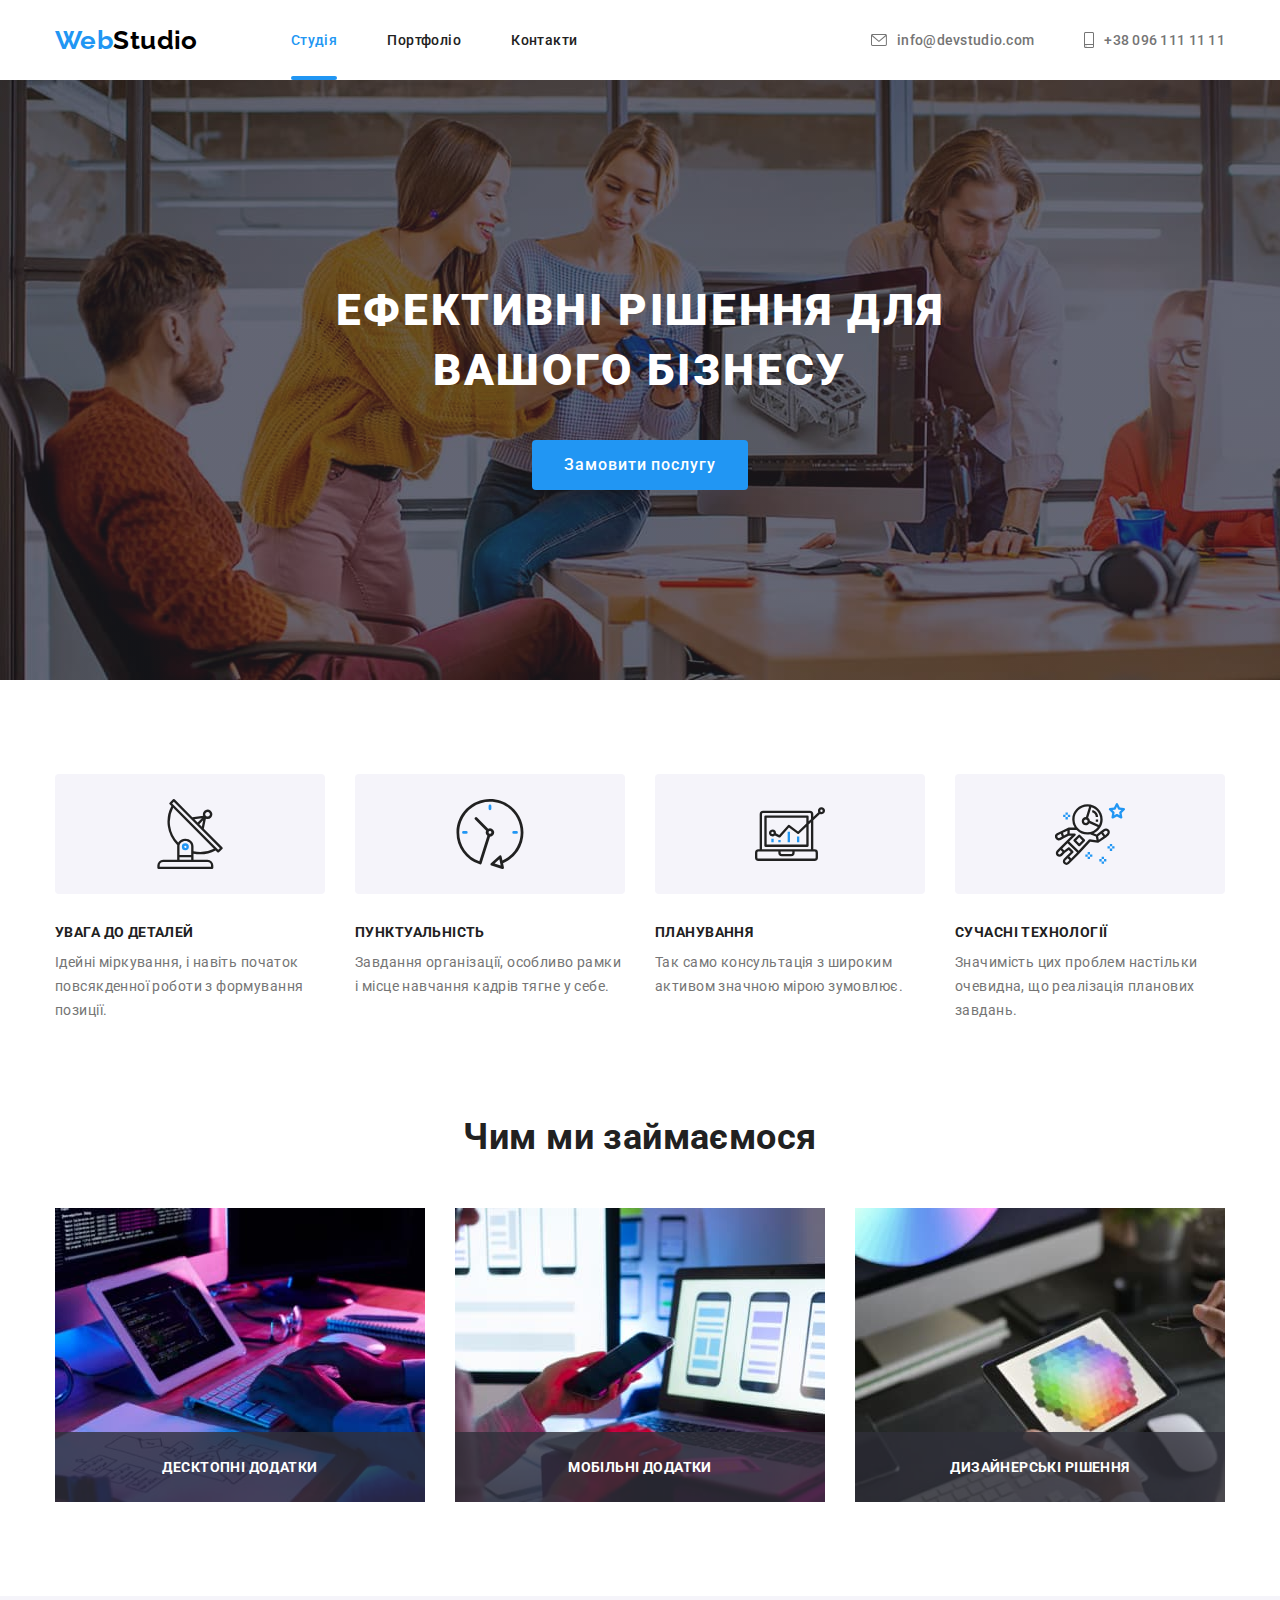
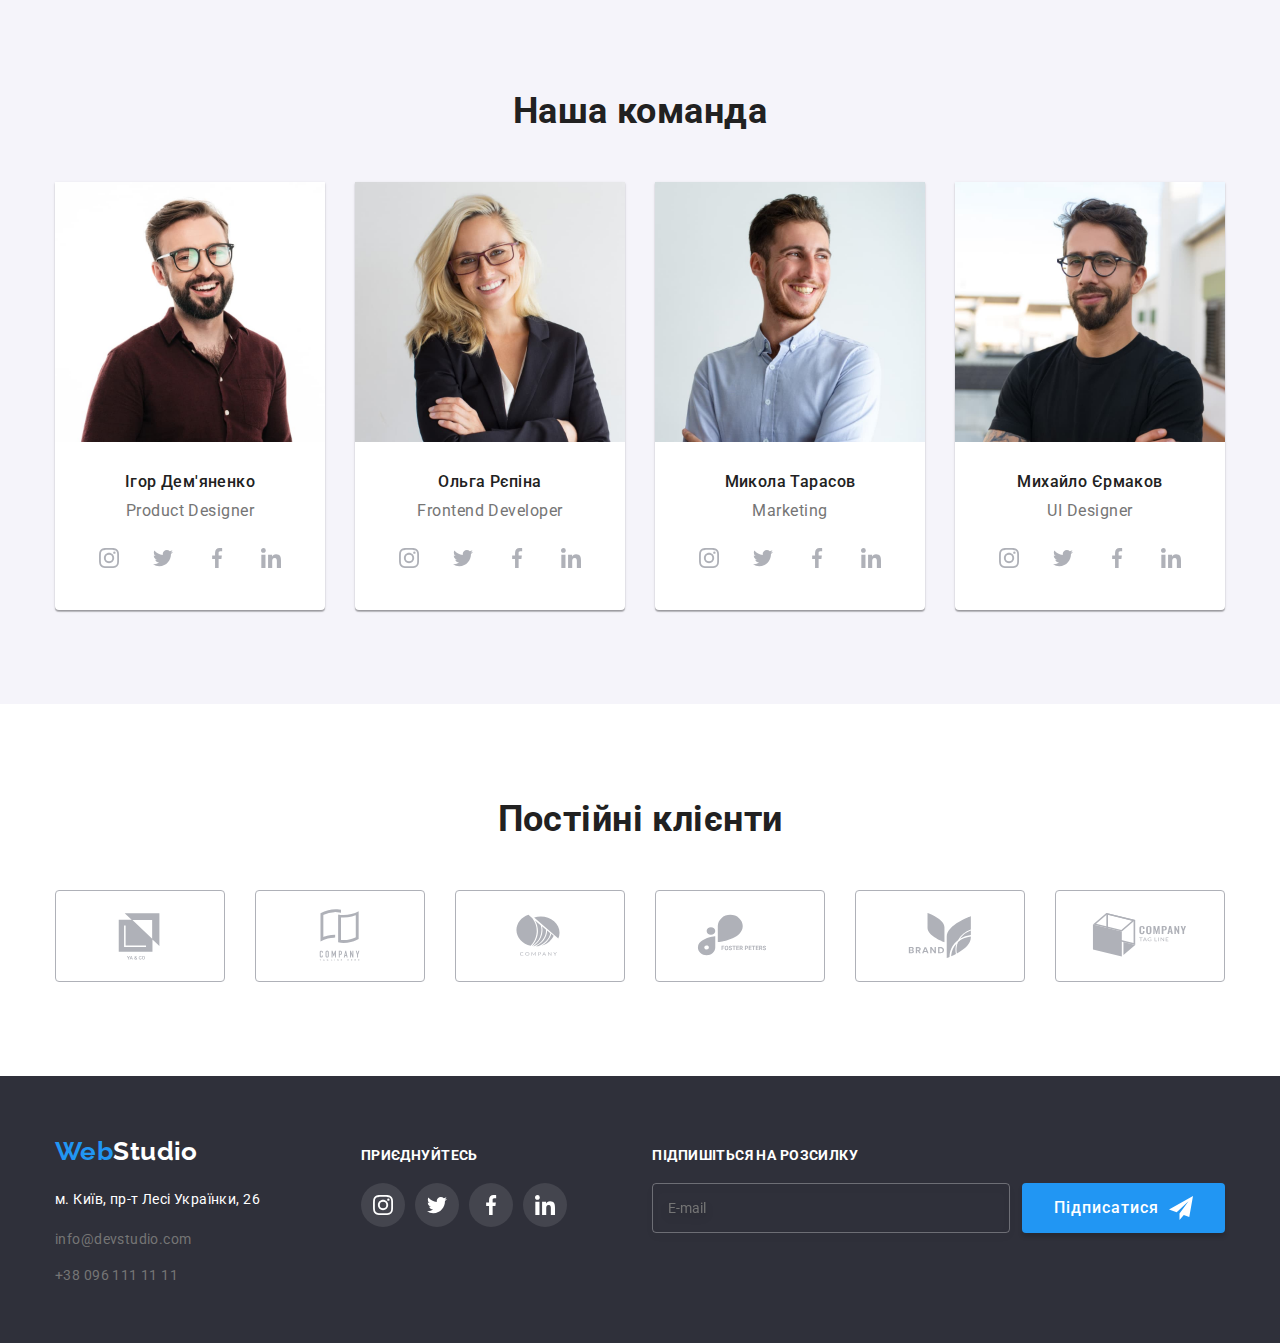
<file: index.html>
<!DOCTYPE html>
<html lang="en">
  <head>
    <meta charset="UTF-8" />
    <meta http-equiv="X-UA-Compatible" content="IE=edge" />
    <meta name="viewport" content="width=device-width, initial-scale=1.0" />
    <title>Web Studio</title>
    <link
      href="https://fonts.googleapis.com/css2?family=Poppins:ital@1&family=Raleway:wght@700&family=Roboto:wght@400;500;700;900&display=swap"
      rel="stylesheet"
    />
    <link
      rel="stylesheet"
      href="https://cdnjs.cloudflare.com/ajax/libs/modern-normalize/1.1.0/modern-normalize.min.css"
    />
    <link rel="stylesheet" href="./css/styles.css" />
  </head>

  <body>
    <header>
      <div class="container main-nav">
        <a href="./index.html" class="logo">Web<span>Studio</span></a>

        <nav>
          <ul class="list site-nav">
            <li class="item">
              <a class="site-nav-link current" href="./index.html" class="link current-cover">
                Студія</a
              >
            </li>
            <li class="item"><a href="./portfolio.html" class="link">Портфоліо</a></li>
            <li class="item"><a href="./index.html" class="link">Контакти</a></li>
          </ul>
        </nav>
        <ul class="list contacts contacts-list">
          <li class="item">
            <a href="mailto:info@devstudio.com">
              <svg class="contact-icon" width="16" height="12">
                <use href="./img/icons.svg#icon-envelope-hover"></use>
              </svg>
              info@devstudio.com
            </a>
          </li>
          <li class="item">
            <a href="tel:+380961111111">
              <svg class="contact-icon" width="10" height="16">
                <use href="./img/icons.svg#icon-smartphone"></use>
              </svg>
              +38 096 111 11 11</a
            >
          </li>
        </ul>
      </div>
    </header>
    <main>
      <section class="hero box">
        <div class="container">
          <h1 class="hero-title">Ефективні рішення для вашого бізнесу</h1>
          <button data-modal-open type="button" class="button primary">Замовити послугу</button>
        </div>
      </section>

      <section class="benefits benefits-section section">
        <div class="container">
          <h2 class="section-title visual-hidden">Наші переваги</h2>

          <ul class="benefits-list">
            <li class="item">
              <div class="ben-list">
                <svg class="benefit-icon" width="70" height="70">
                  <use href="./img/icons.svg#icon-antenna-1"></use>
                </svg>
              </div>
              <h3 class="title">УВАГА ДО ДЕТАЛЕЙ</h3>
              <p class="text">
                Ідейні міркування, і навіть початок повсякденної роботи з формування позиції.
              </p>
            </li>
            <li class="item">
              <div class="ben-list">
                <svg class="benefit-icon" width="70" height="70">
                  <use href="./img/icons.svg#icon-clock-1"></use>
                </svg>
              </div>
              <h3 class="title">ПУНКТУАЛЬНІСТЬ</h3>
              <p class="text">
                Завдання організації, особливо рамки і місце навчання кадрів тягне у себе.
              </p>
            </li>
            <li class="item">
              <div class="ben-list">
                <svg class="benefit-icon" width="70" height="70">
                  <use href="./img/icons.svg#icon-diagram-1"></use>
                </svg>
              </div>
              <h3 class="title">ПЛАНУВАННЯ</h3>
              <p class="text">Так само консультація з широким активом значною мірою зумовлює.</p>
            </li>
            <li class="item">
              <div class="ben-list">
                <svg class="benefit-icon" width="70" height="70">
                  <use href="./img/icons.svg#icon-astronaut-1"></use>
                </svg>
              </div>
              <h3 class="title">СУЧАСНІ ТЕХНОЛОГІЇ</h3>
              <p class="text">
                Значимість цих проблем настільки очевидна, що реалізація планових завдань.
              </p>
            </li>
          </ul>
        </div>
      </section>
      <section class="what-we-do section">
        <div class="container">
          <h2 class="section-title">Чим ми займаємося</h2>
          <div class="thumb">
          <ul class="list do-item">
              <li class="picture item">
                <img src="./img/laptop.jpg" alt="laptop on the table" width="370" height="294" />
                  <p class="label">Десктопні додатки</p>
              </li>
              <li class="picture item">
                <img
                  src="./img/mobile-app.jpg"
                  alt="mobile phone in hands"
                  width="370"
                  height="294"
                />
                  <p class="label">Мобільні додатки</p>
              </li>
              <li class="picture item">
                <img src="./img/tablet.jpg" alt="tablet with rainbow" width="370" height="294" />
                  <p class="label">Дизайнерські рішення</p>
              </li>
          </ul>
        </div>
      </section>
      <section class="our-team section">
        <div class="container">
          <h2 class="section-title">Наша команда</h2>
          <ul class="list team">
            <li class="team-item">
              <img src="./img/igor-demjanenko.jpg" alt="Product Designer" width="270" />
              <div class="team-name">
                <h3 class="team-title">Ігор Дем'яненко</h3>
                <p class="team-element">Product Designer</p>
                <ul class="social-list list">
                  <li class="social-item">
                    <a
                      class="social-link link"
                      href="https://instagram.com"
                      target="_blank"
                      rel="nofollow noopener noreferrer"
                      aria-label="icon-instagram"
                    >
                      <svg class="social-icon" width="20" height="20">
                        <use href="./img/icons.svg#icon-instagram-2"></use>
                      </svg>
                    </a>
                  </li>
                  <li class="social-item">
                    <a
                      class="social-link link"
                      href="https://twitter.com"
                      target="_blank"
                      rel="nofollow noopener noreferrer"
                      aria-label="icon-twitter"
                    >
                      <svg class="social-icon" width="20" height="20">
                        <use href="./img/icons.svg#icon-twitter-1"></use>
                      </svg>
                    </a>
                  </li>
                  <li class="social-item">
                    <a
                      class="social-link link"
                      href="https://facebook.com"
                      target="_blank"
                      rel="nofollow noopener noreferrer"
                      aria-label="icon-facebook"
                    >
                      <svg class="social-icon" width="20" height="20">
                        <use href="./img/icons.svg#icon-facebook-1"></use>
                      </svg>
                    </a>
                  </li>
                  <li class="social-item">
                    <a
                      class="social-link link"
                      href="https://linkedin.com"
                      target="_blank"
                      rel="nofollow noopener noreferrer"
                      aria-label="icon-linkedin"
                    >
                      <svg class="social-icon" width="20" height="20">
                        <use href="./img/icons.svg#icon-linkedin-1"></use>
                      </svg>
                    </a>
                  </li>
                </ul>
              </div>
            </li>
            <li class="team-item">
              <img src="./img/olga-repina.jpg" alt="Frontend Developer" width="270" />
              <div class="team-name">
                <h3 class="team-title">Ольга Рєпіна</h3>
                <p class="team-element">Frontend Developer</p>
                <ul class="social-list list">
                  <li class="social-item">
                    <a
                      class="social-link link"
                      href="https://instagram.com"
                      target="_blank"
                      rel="nofollow noopener noreferrer"
                      aria-label="icon-instagram"
                    >
                      <svg class="social-icon" width="20" height="20">
                        <use href="./img/icons.svg#icon-instagram-2"></use>
                      </svg>
                    </a>
                  </li>
                  <li class="social-item">
                    <a
                      class="social-link link"
                      href="https://twitter.com"
                      target="_blank"
                      rel="nofollow noopener noreferrer"
                      aria-label="icon-twitter"
                    >
                      <svg class="social-icon" width="20" height="20">
                        <use href="./img/icons.svg#icon-twitter-1"></use>
                      </svg>
                    </a>
                  </li>
                  <li class="social-item">
                    <a
                      class="social-link link"
                      href="https://facebook.com"
                      target="_blank"
                      rel="nofollow noopener noreferrer"
                      aria-label="icon-facebook"
                    >
                      <svg class="social-icon" width="20" height="20">
                        <use href="./img/icons.svg#icon-facebook-1"></use>
                      </svg>
                    </a>
                  </li>
                  <li class="social-item">
                    <a
                      class="social-link link"
                      href="https://linkedin.com"
                      target="_blank"
                      rel="nofollow noopener noreferrer"
                      aria-label="icon-linkedin"
                    >
                      <svg class="social-icon" width="20" height="20">
                        <use href="./img/icons.svg#icon-linkedin-1"></use>
                      </svg>
                    </a>
                  </li>
                </ul>
              </div>
            </li>
            <li class="team-item">
              <img src="./img/mikola-tarasov.jpg" alt="Marketing" width="270" />
              <div class="team-name">
                <h3 class="team-title">Микола Тарасов</h3>
                <p class="team-element">Marketing</p>
                <ul class="social-list list">
                  <li class="social-item">
                    <a
                      class="social-link link"
                      href="https://instagram.com"
                      target="_blank"
                      rel="nofollow noopener noreferrer"
                      aria-label="icon-instagram"
                    >
                      <svg class="social-icon" width="20" height="20">
                        <use href="./img/icons.svg#icon-instagram-2"></use>
                      </svg>
                    </a>
                  </li>
                  <li class="social-item">
                    <a
                      class="social-link link"
                      href="https://twitter.com"
                      target="_blank"
                      rel="nofollow noopener noreferrer"
                      aria-label="icon-twitter"
                    >
                      <svg class="social-icon" width="20" height="20">
                        <use href="./img/icons.svg#icon-twitter-1"></use>
                      </svg>
                    </a>
                  </li>
                  <li class="social-item">
                    <a
                      class="social-link link"
                      href="https://facebook.com"
                      target="_blank"
                      rel="nofollow noopener noreferrer"
                      aria-label="icon-facebook"
                    >
                      <svg class="social-icon" width="20" height="20">
                        <use href="./img/icons.svg#icon-facebook-1"></use>
                      </svg>
                    </a>
                  </li>
                  <li class="social-item">
                    <a
                      class="social-link link"
                      href="https://linkedin.com"
                      target="_blank"
                      rel="nofollow noopener noreferrer"
                      aria-label="icon-linkedin"
                    >
                      <svg class="social-icon" width="20" height="20">
                        <use href="./img/icons.svg#icon-linkedin-1"></use>
                      </svg>
                    </a>
                  </li>
                </ul>
              </div>
            </li>
            <li class="team-item">
              <img src="./img/mihailo-yermakov.jpg" alt="Designer" width="270" />
              <div class="team-name">
                <h3 class="team-title">Михайло Єрмаков</h3>
                <p class="team-element">UI Designer</p>
                <ul class="social-list list">
                  <li class="social-item">
                    <a
                      class="social-link link"
                      href="https://instagram.com"
                      target="_blank"
                      rel="nofollow noopener noreferrer"
                      aria-label="icon-instagram"
                    >
                      <svg class="social-icon" width="20" height="20">
                        <use href="./img/icons.svg#icon-instagram-2"></use>
                      </svg>
                    </a>
                  </li>
                  <li class="social-item">
                    <a
                      class="social-link link"
                      href="https://twitter.com"
                      target="_blank"
                      rel="nofollow noopener noreferrer"
                      aria-label="icon-twitter"
                    >
                      <svg class="social-icon" width="20" height="20">
                        <use href="./img/icons.svg#icon-twitter-1"></use>
                      </svg>
                    </a>
                  </li>
                  <li class="social-item">
                    <a
                      class="social-link link"
                      href="https://facebook.com"
                      target="_blank"
                      rel="nofollow noopener noreferrer"
                      aria-label="icon-facebook"
                    >
                      <svg class="social-icon" width="20" height="20">
                        <use href="./img/icons.svg#icon-facebook-1"></use>
                      </svg>
                    </a>
                  </li>
                  <li class="social-item">
                    <a
                      class="social-link link"
                      href="https://linkedin.com"
                      target="_blank"
                      rel="nofollow noopener noreferrer"
                      aria-label="icon-linkedin"
                    >
                      <svg class="social-icon" width="20" height="20">
                        <use href="./img/icons.svg#icon-linkedin-1"></use>
                      </svg>
                    </a>
                  </li>
                </ul>
              </div>
            </li>
          </ul>
        </div>
      </section>
      <section class="section client">
        <div class="container">
          <h2 class="section-title">Постійні клієнти</h2>
          <ul class="client-list list">
            <li class="clients-items">
              <a href="" class="clients-list">
                <svg class="clients-icon" width="106" height="60">
                  <use href="./img/icons.svg#icon-logo"></use>
                </svg>
              </a>
            </li>
            <li class="clients-items">
              <a href="" class="clients-list"
                ><svg class="clients-icon" width="106" height="60">
                  <use href="./img/icons.svg#icon-logo1"></use></svg
              ></a>
            </li>
            <li class="clients-items">
              <a href="" class="clients-list"
                ><svg class="clients-icon" width="106" height="60">
                  <use href="./img/icons.svg#icon-logo3"></use></svg
              ></a>
            </li>
            <li class="clients-items">
              <a href="" class="clients-list"
                ><svg class="clients-icon" width="106" height="60">
                  <use href="./img/icons.svg#icon-logo4"></use></svg
              ></a>
            </li>
            <li class="clients-items">
              <a href="" class="clients-list"
                ><svg class="clients-icon" width="106" height="60">
                  <use href="./img/icons.svg#icon-logo5"></use></svg
              ></a>
            </li>
            <li class="clients-items">
              <a href="" class="clients-list"
                ><svg class="clients-icon" width="106" height="60">
                  <use href="./img/icons.svg#icon-logo6"></use></svg
              ></a>
            </li>
          </ul>
        </div>
      </section>
    </main>
    <footer class="background-footer">
      <div class="container footer-section">
        <div>
          <a href="./index.html" class="logo">Web<span class="footer-logo">Studio</span></a>
          <address>
            <ul class="list contact">
              <li class="address-item address">
                <a
                  href="https://goo.gl/maps/jU2AcvMiYbPrWgQS8"
                  target="_blank"
                  rel="noopener noreferrer nofollow"
                  >м. Київ, пр-т Лесі Українки, 26</a
                >
              </li>
              <li class="address-item">
                <a href="mailto:info@devstudio.com">info@devstudio.com</a>
              </li>
              <li class="address-item"><a href="tel:+380961111111">+38 096 111 11 11</a></li>
            </ul>
          </address>
        </div>
        <div class="footer-social">
          <p class="invite">приєднуйтесь</p>
          <ul class="social-list list">
            <li class="social-item">
              <a
                class="link-footer link"
                href="https://instagram.com"
                target="_blank"
                rel="nofollow noopener noreferrer"
                aria-label="icon-instagram"
              >
                <svg class="social-icon" width="20" height="20">
                  <use href="./img/icons.svg#icon-instagram-2"></use>
                </svg>
              </a>
            </li>
            <li class="social-item">
              <a
                class="link-footer link"
                href="https://twitter.com"
                target="_blank"
                rel="nofollow noopener noreferrer"
                aria-label="icon-twitter"
              >
                <svg class="social-icon" width="20" height="20">
                  <use href="./img/icons.svg#icon-twitter-1"></use>
                </svg>
              </a>
            </li>
            <li class="social-item">
              <a
                class="link-footer link"
                href="https://facebook.com"
                target="_blank"
                rel="nofollow noopener noreferrer"
                aria-label="icon-facebook"
              >
                <svg class="social-icon" width="20" height="20">
                  <use href="./img/icons.svg#icon-facebook-1"></use>
                </svg>
              </a>
            </li>
            <li class="social-item">
              <a
                class="link-footer link"
                href="https://linkedin.com"
                target="_blank"
                rel="nofollow noopener noreferrer"
                aria-label="icon-linkedin"
              >
                <svg class="social-icon" width="20" height="20">
                  <use href="./img/icons.svg#icon-linkedin-1"></use>
                </svg>
              </a>
            </li>
          </ul>
        </div>
        <div class="subscribe-form">
          <p class="subscribe">Підпишіться на розсилку</p>
          <form class="follow">
            <label>
              <input class="footer-input" type="email" name="email" placeholder="E-mail">
            </label>
            
            <button class="footer-btn" type="submit">
Підписатися
<svg class="send-icon" width="24" height="24">
                  <use href="./img/icons.svg#icon-icon-send"></use>
                </svg></button>
          </form>
        </div>
      
    </footer>
    <div class="backdrop is-hidden" data-modal>
      <div class="modal">
        <button data-modal-close class="close-btn" type="button">
          <svg class="close-btn-icon" width="30" height="30">
            <use href="./img/icons.svg#icon-close"></use>
          </svg>
        </button>
        <p class="modal-title">Залиште свої дані, ми вам передзвонимо</p>
        <form class="modal-form">
          <div class="form-group">
            <div class="modal-field">
          <label class="form-field">
<span class="form-label">Ім'я</span>
            <input class="form-input" type="text" name="" required minlength="2">

<svg class="form-icon" width="12" height="12">
                  <use href="./img/icons.svg#icon-person-black-18dp-1"></use>
                </svg>
          </label>
          </div>
           <div class="modal-field">
           <label class="form-field">
<span class="form-label">Телефон</span>
            <input class="form-input" type="tel" name="" required minlength="12" maxlength="12">

<svg class="form-icon" width="13" height="13">
                  <use href="./img/icons.svg#icon-phone-black-18dp-1"></use>
                </svg>
          </label>
          </div>
          <div class="modal-field">
            <label class="form-field">
<span class="form-label">Пошта</span>
              <input class="form-input" type="email" name="" required>

<svg class="form-icon" width="15" height="12">
                  <use href="./img/icons.svg#icon-email-black-18dp-1"></use>
                </svg>
          </label>
          </div>
           <label class="form-field">
<span class="form-label">Коментар</span>
            <textarea class="form-message" name="user_message" rows="5" placeholder="Введіть текст"></textarea>

          </label>
          </div>
          <div class="check-agree">
            <label class="check option">
  <input class="check__input" type="checkbox">
  <span class="check__box"></span>
</label>
              <span class="agreement-text">Погоджуюся з розсилкою та приймаю<a class="agreement-link" href=""> Умови договору</a></span>
            </label>
            </div>
            <button class="form-btn" type="submit" disabled>Відправити</button>
        </form>
      </div>
    </div>
    <script src="./javascript/modal.js"></script>
  </body>
</html>
</file>
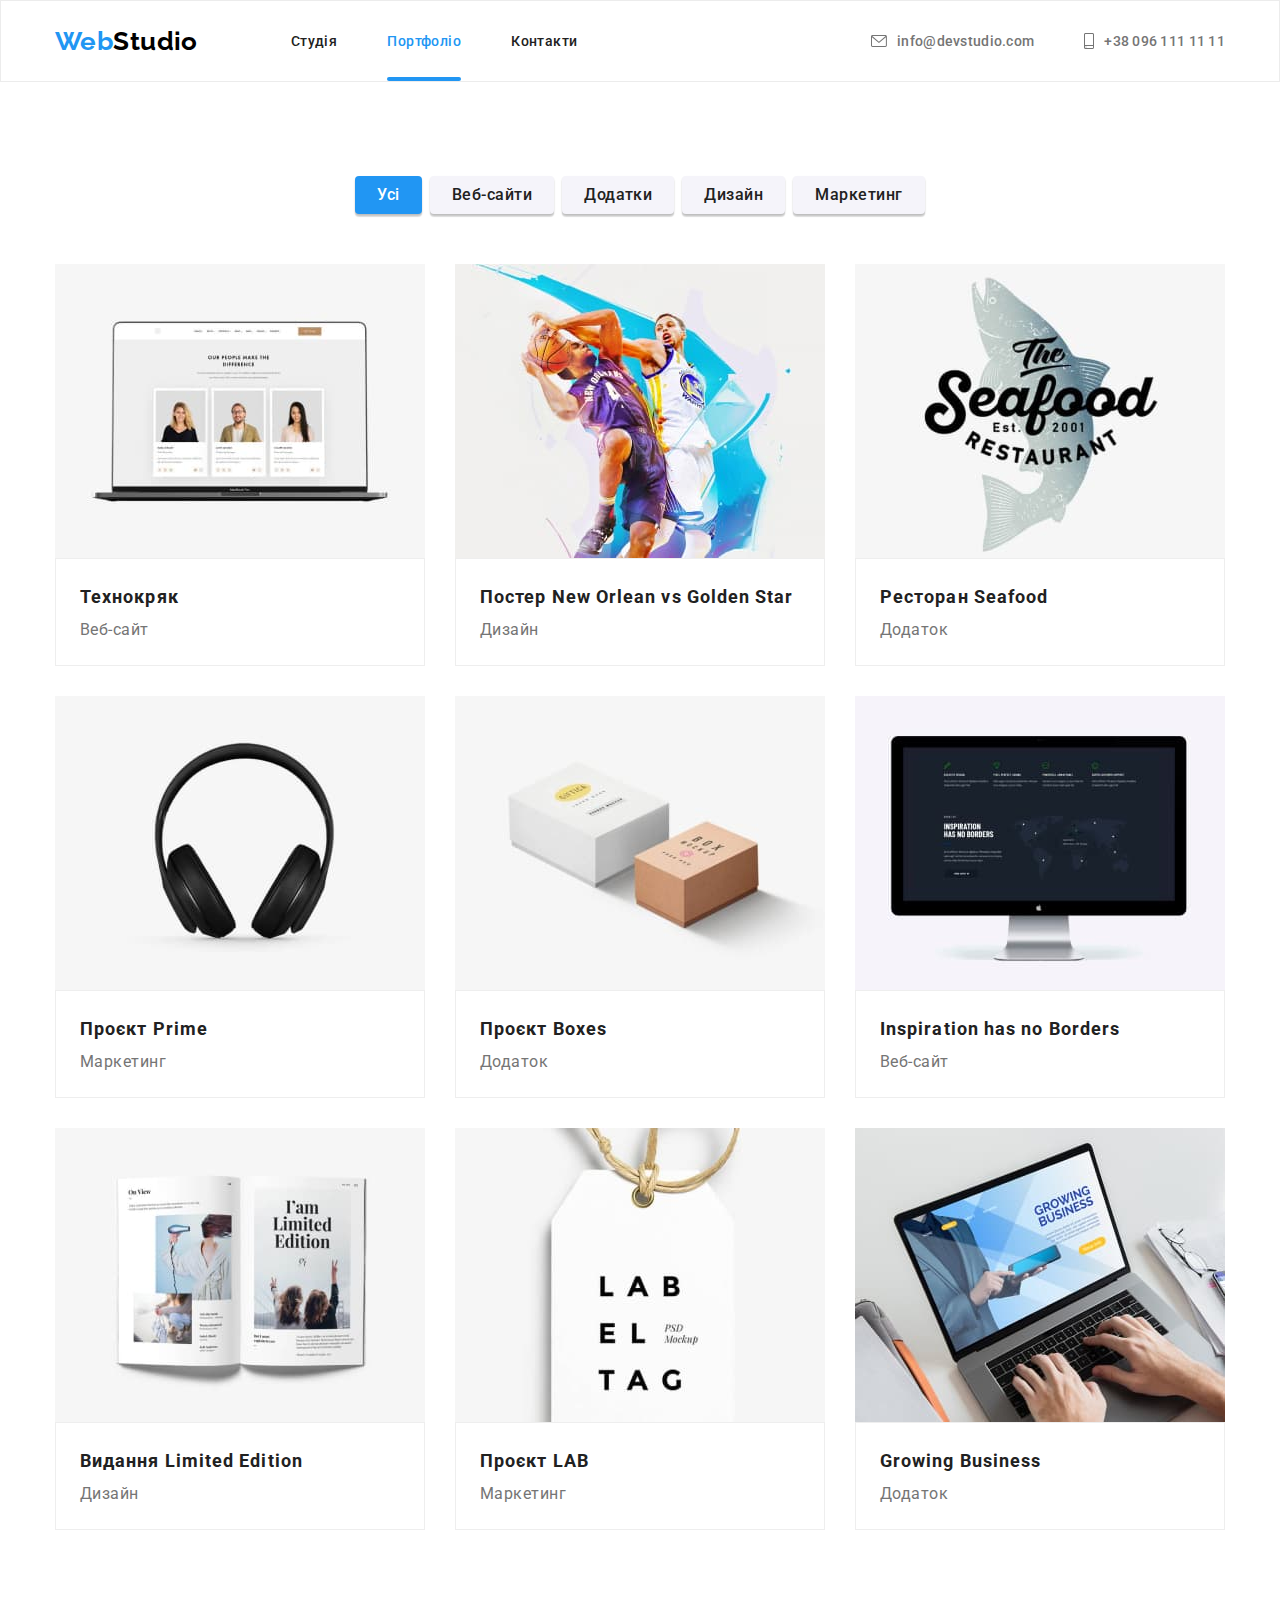
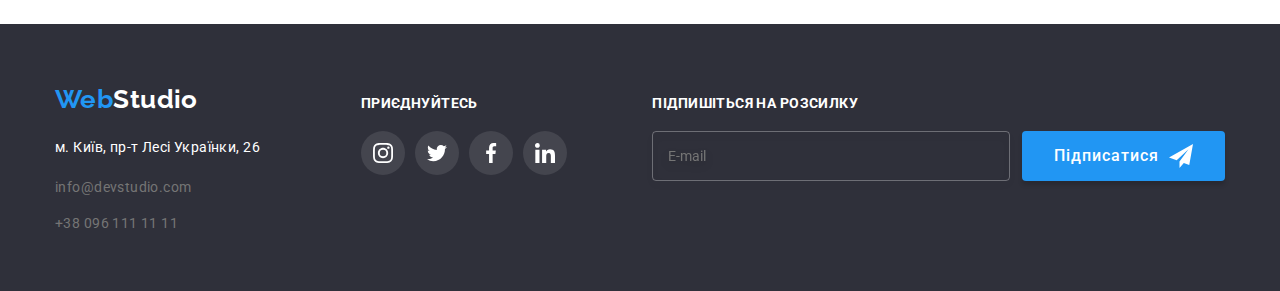
<file: portfolio.html>
<!DOCTYPE html>
<html lang="en">
  <head>
    <meta charset="UTF-8" />
    <meta http-equiv="X-UA-Compatible" content="IE=edge" />
    <meta name="viewport" content="width=device-width, initial-scale=1.0" />
    <title>Web Studio</title>
    <link
      href="https://fonts.googleapis.com/css2?family=Poppins:ital@1&family=Raleway:wght@700&family=Roboto:wght@400;500;700;900&display=swap"
      rel="stylesheet"
    />
    <link
      rel="stylesheet"
      href="https://cdnjs.cloudflare.com/ajax/libs/modern-normalize/1.1.0/modern-normalize.min.css"
    />
    <link rel="stylesheet" href="./css/styles.css" />
  </head>
  <body>
    <header style="border: 1px solid #ececec">
      <div class="container main-nav">
        <a href="./index.html" class="logo">Web<span>Studio</span></a>

        <nav>
          <ul class="list site-nav">
            <li class="item">
              <a href="./index.html" class="link"> Студія</a>
            </li>
            <li class="item">
              <a class="site-nav-link current" href="./portfolio.html" class="link current-cover"
                >Портфоліо</a
              >
            </li>
            <li class="item"><a href="./index.html" class="link">Контакти</a></li>
          </ul>
        </nav>
        <ul class="list contacts contacts-list">
          <li class="item">
            <a href="mailto:info@devstudio.com">
              <svg class="contact-icon" width="16" height="12">
                <use href="./img/icons.svg#icon-envelope-hover"></use>
              </svg>
              info@devstudio.com
            </a>
          </li>
          <li class="item">
            <a href="tel:+380961111111">
              <svg class="contact-icon" width="10" height="16">
                <use href="./img/icons.svg#icon-smartphone"></use>
              </svg>
              +38 096 111 11 11</a
            >
          </li>
        </ul>
      </div>
    </header>
    <main>
      <section class="portfolio section">
        <div class="container">
          <h1 class="visual-hidden">Наші проекти</h1>
          <ul class="project-list">
            <li class="project-title">
              <button type="button" class="button prime">Усі</button>
            </li>
            <li class="project-title">
              <button type="button" class="button secondary">Веб-сайти</button>
            </li>
            <li class="project-title">
              <button type="button" class="button secondary">Додатки</button>
            </li>
            <li class="project-title">
              <button type="button" class="button secondary">Дизайн</button>
            </li>
            <li class="project-title">
              <button type="button" class="button secondary">Маркетинг</button>
            </li>
          </ul>
          <ul class="examples list">
            <li class="element">
              <a href="#" class="element-link">
                <div class="element-thumb">
                  <img src="./img/notebook.jpg" alt="opened notebook" width="370" />
                  <div class="overlay">
                    <p class="overlay-text">
                      Ресурс пропонує комплексні пропозиції з різним рівнем функціоналу та сервісів.
                      Все це дозволить відвідувачу отримати вичерпні відомості про компанію чи
                      приватну особу.
                    </p>
                  </div>
                </div>

                <div class="ex-text">
                  <h2 class="title">Технокряк</h2>
                  <p class="text">Веб-сайт</p>
                </div>
              </a>
            </li>
            <li class="element">
              <a href="#" class="element-link">
                <img src="./img/basketballplayers.jpg" alt="two basketballplayers" width="370" />
                <div class="ex-text">
                  <h2 class="title">Постер New Orlean vs Golden Star</h2>
                  <p class="text">Дизайн</p>
                </div>
              </a>
            </li>
            <li class="element">
              <a href="#" class="element-link">
                <img src="./img/seefood.jpg" alt="logo seafood" width="370" />
                <div class="ex-text">
                  <h2 class="title">Ресторан Seafood</h2>
                  <p class="text">Додаток</p>
                </div>
              </a>
            </li>
            <li class="element">
              <a href="#" class="element-link">
                <img src="./img/earphones.jpg" alt="black earphones" width="370" />
                <div class="ex-text">
                  <h2 class="title">Проєкт Prime</h2>
                  <p class="text">Маркетинг</p>
                </div>
              </a>
            </li>
            <li class="element">
              <a href="#" class="element-link">
                <img src="./img/box.jpg" alt="two paper boxes" width="370" />
                <div class="ex-text">
                  <h2 class="title">Проєкт Boxes</h2>
                  <p class="text">Додаток</p>
                </div>
              </a>
            </li>
            <li class="element">
              <a href="#" class="element-link">
                <img src="./img/macbook.jpg" alt="macbook" width="370" />
                <div class="ex-text">
                  <h2 class="title">Inspiration has no Borders</h2>
                  <p class="text">Веб-сайт</p>
                </div>
              </a>
            </li>
            <li class="element">
              <a href="#" class="element-link">
                <img src="./img/magazine.jpg" alt="opened magazine" width="370" />
                <div class="ex-text">
                  <h2 class="title">Видання Limited Edition</h2>
                  <p class="text">Дизайн</p>
                </div>
              </a>
            </li>
            <li class="element">
              <a href="#" class="element-link">
                <img src="./img/lable.jpg" alt="white lable" width="370" />
                <div class="ex-text">
                  <h2 class="title">Проєкт LAB</h2>
                  <p class="text">Маркетинг</p>
                </div>
              </a>
            </li>
            <li class="element">
              <a href="#" class="element-link">
                <img
                  src="./img/laptopwithhands.jpg"
                  alt="opened laptop with typing hands"
                  width="370"
                />
                <div class="ex-text">
                  <h2 class="title">Growing Business</h2>
                  <p class="text">Додаток</p>
                </div>
              </a>
            </li>
          </ul>
        </div>
      </section>
    </main>
    <footer class="background-footer">
      <div class="container footer-section">
        <div>
          <a href="./index.html" class="logo">Web<span class="footer-logo">Studio</span></a>
          <address>
            <ul class="list contact">
              <li class="address-item address">
                <a
                  href="https://goo.gl/maps/jU2AcvMiYbPrWgQS8"
                  target="_blank"
                  rel="noopener noreferrer nofollow"
                  >м. Київ, пр-т Лесі Українки, 26</a
                >
              </li>
              <li class="address-item">
                <a href="mailto:info@devstudio.com">info@devstudio.com</a>
              </li>
              <li class="address-item"><a href="tel:+380961111111">+38 096 111 11 11</a></li>
            </ul>
          </address>
        </div>
        <div class="footer-social">
          <p class="invite">приєднуйтесь</p>
          <ul class="social-list list">
            <li class="social-item">
              <a
                class="link-footer link"
                href="https://instagram.com"
                target="_blank"
                rel="nofollow noopener noreferrer"
                aria-label="icon-instagram"
              >
                <svg class="social-icon" width="20" height="20">
                  <use href="./img/icons.svg#icon-instagram-2"></use>
                </svg>
              </a>
            </li>
            <li class="social-item">
              <a
                class="link-footer link"
                href="https://twitter.com"
                target="_blank"
                rel="nofollow noopener noreferrer"
                aria-label="icon-twitter"
              >
                <svg class="social-icon" width="20" height="20">
                  <use href="./img/icons.svg#icon-twitter-1"></use>
                </svg>
              </a>
            </li>
            <li class="social-item">
              <a
                class="link-footer link"
                href="https://facebook.com"
                target="_blank"
                rel="nofollow noopener noreferrer"
                aria-label="icon-facebook"
              >
                <svg class="social-icon" width="20" height="20">
                  <use href="./img/icons.svg#icon-facebook-1"></use>
                </svg>
              </a>
            </li>
            <li class="social-item">
              <a
                class="link-footer link"
                href="https://linkedin.com"
                target="_blank"
                rel="nofollow noopener noreferrer"
                aria-label="icon-linkedin"
              >
                <svg class="social-icon" width="20" height="20">
                  <use href="./img/icons.svg#icon-linkedin-1"></use>
                </svg>
              </a>
            </li>
          </ul>
        </div>
        <div class="subscribe-form">
          <p class="subscribe">Підпишіться на розсилку</p>
          <form class="follow">
            <label>
              <input class="footer-input" type="email" name="email" placeholder="E-mail">
            </label>
            
            <button class="footer-btn" type="submit">
Підписатися
<svg class="send-icon" width="24" height="24">
                  <use href="./img/icons.svg#icon-icon-send"></use>
                </svg></button>
          </form>
        </div>
      
    </footer>
  </body>
</html>
</file>
<file: css/styles.css>
:root {
  --primary-text-color: #757575;
  --title-text-color: #212121;
  --acent-text-color: #2196f3;
  --secondary-acent-text-color: #ffffff;
  --secondary-background-color: #f5f4fa;
  --secondary-bcd-button-color: #188ce8;
  --bcd-black: #2f303a;

  --btn-radius: 25px;
  --indent: 30px;
  --items: 4;

  --idx-header: 100;

  --trns-fast: 250ms cubic-bezier(0.4, 0, 0.2, 1);
  --trns-slow: 500ms cubic-bezier(0.4, 0, 0.2, 1);

  --index-backdrop: 1000;
}

body {
  background-color: #ffffff;
  color: #757575;
  font-family: roboto, sans-serif;
  letter-spacing: 0.03em;
  font-size: 14px;
}

/* сброс браузерных настроек */

h1,
h2,
h3,
h4,
h5,
h6,
p {
  margin: 0;
}
img {
  display: block;
  max-width: 100%;
  height: auto;
}
button {
  display: block;
  cursor: pointer;
  border: none;
  border-radius: 4px;
}
.section {
  padding-top: 94px;
  padding-bottom: 94px;
}

.container {
  width: 1200px;
  padding: 0 15px;
  margin: 0 auto;
}
.list {
  list-style: none;
  padding: 0;
  margin: 0;
}
.link {
  text-decoration: none;
  color: inherit;
}
a {
  text-decoration: none;
  color: inherit;
}

/* logo */

.logo {
  color: #2196f3;
  text-decoration: none;
  font-family: Raleway, sans-serif;
  font-family: 'Raleway';
  font-weight: 700;
  font-size: 26px;
  line-height: calc(31 / 26);
}
span {
  color: #000000;
}

/* site nav */

.contact-icon {
  margin-right: 10px;
  fill: currentColor;
}

.contacts-list {
  display: flex;
  justify-content: center;
}
.main-nav {
  display: flex;
  align-items: center;
}
.logo {
  margin-right: 93px;
}
.site-nav {
  display: flex;
}

.site-nav .item + .item {
  margin-left: 50px;
}
.site-nav-link {
  position: relative;
}
.site-nav-link {
  color: var(--acent-text-color);
}

.site-nav-link.current {
  color: var(--acent-text-color);
}

.site-nav-link::after {
  content: '';
  display: block;
  position: absolute;
  bottom: 0;
  left: 0;

  width: 100%;
  height: 4px;
  border-radius: 4px;
  background-color: var(--acent-text-color);
  opacity: 0;
  transform: scaleX(0.2);
  transition: opacity 250ms cubic-bezier(0.4, 0, 0.2, 1) transform 250ms
    cubic-bezier(0.4, 0, 0.2, 1);
}

.site-nav-link.current::after,
.site-nav-link:hover::after,
.site-nav-link:focus::after {
  opacity: 1;
  transform: scaleX(1);
}
.site-nav a {
  padding-top: 32px;
  padding-bottom: 32px;
  display: block;

  color: var(--title-text-color);
  text-decoration: none;
  font-family: 'Roboto';
  font-weight: 500;
  font-size: 14px;
  line-height: calc(16 / 14);
  cursor: pointer;
  transition-property: color;
  transition-duration: 250ms;
  transition-timing-function: cubic-bezier(0.4, 0, 0.2, 1);
}
.contacts-list a {
  transition-property: color;
  transition-duration: 250ms;
  transition-timing-function: cubic-bezier(0.4, 0, 0.2, 1);
}
.site-nav.list a:hover,
.site-nav.list a:focus {
  color: var(--acent-text-color);
}
.site-nav .current-cover {
  color: var(--acent-text-color);
}
.contacts {
  display: flex;
  margin-left: auto;
}
.contacts .item:nth-child(-n + 1) {
  margin-right: 50px;
}
.contacts a {
  color: var(--primary-text-color);
  font-weight: 500;
  font-size: 14px;
  line-height: calc(16 / 14);
  letter-spacing: 0.02em;
  text-decoration: none;
  display: flex;
  align-items: center;
}
.contacts.list a:hover,
.contacts.list a:focus {
  color: var(--acent-text-color);
  font-weight: 500;
  font-size: 14px;
  line-height: calc(16 / 14);
  letter-spacing: 0.02em;
}

/* hero */
.box {
  max-width: 1600px;
  height: 600px;
  background-image: linear-gradient(rgba(47, 48, 58, 0.4), rgba(47, 48, 58, 0.4)),
    url(../img/workers-hero.jpg);
  background-repeat: no-repeat;
  background-size: cover;
  margin: 0 auto;
}
.hero-title {
  width: 696px;
  margin: 0 auto;
  margin-top: 0;
  color: #ffffff;
  font-weight: 900;
  font-size: 44px;
  line-height: calc(60 / 44);
  text-align: center;
  text-transform: uppercase;
  letter-spacing: 0.06em;
}

.hero {
  background-color: var(--bcd-black);
  text-align: center;
  padding: 200px 0;
}
.primary.button {
  color: var(--secondary-acent-text-color);
  background-color: var(--acent-text-color);
}

/* section */
.section-title {
  color: var(--title-text-color);
  font-family: 'Roboto';
  font-weight: 700;
  font-size: 36px;
  line-height: calc(42 / 36);
  text-align: center;
}

/* button */

.button :active {
  color: var(--secondary-bcd-button-color);
  border: 1px transparent;
}
.button {
  display: inline-block;
  border-radius: 4px;
  padding: 6px 22px;
  color: var(--secondary-acent-text-color);
  background-color: var(--acent-text-color);
  border: none transparent;

  font-family: 'Roboto';
  font-weight: 700;
  font-size: 16px;
  line-height: calc(30 / 16);

  text-align: center;
}

.primary.button {
  color: var(--secondary-acent-text-color);
  background-color: var(--acent-text-color);
  font-weight: 500;
  font-size: 16px;
  line-height: calc(30 / 16);
  letter-spacing: 0.06em;
  border: inherit;
  border: none transparent;
  padding: 10px 32px;
  margin-top: 40px;
  transition: color var(--trns-fast), background-color var(--trns-fast), box-shadow var(--trns-fast);
}

.secondary.button:focus,
.secondary.button:hover {
  color: var(--secondary-acent-text-color);
  background-color: var(--acent-text-color);
}

.secondary.button {
  color: var(--title-text-color);
  background-color: var(--secondary-background-color);
  border-color: var(--secondary-background-color);
  border: inherit;
  font-weight: 500;
  font-size: 16px;
  line-height: calc(26 / 16);
  letter-spacing: 0.03em;
  border: none;
  transition: color var(--trns-fast), background-color var(--trns-fast);
  box-shadow: 0px 3px 1px rgba(0, 0, 0, 0.1), 0px 1px 2px rgba(0, 0, 0, 0.08),
    0px 2px 2px rgba(0, 0, 0, 0.12);
}

/* benefits */
.ben {
  display: flex;
  gap: 30px;
}

.ben-list {
  display: flex;
  align-items: center;
  width: 270px;
  height: 120px;
  background-color: #ffffff;
  border-radius: 4px;
  background-color: #f5f4fa;
  justify-content: center;
}

.benefit-icon {
  display: flex;
  justify-content: center;
  align-items: center;
}

.benefits-list {
  display: flex;
  padding-left: 0px;
  gap: 30px;
}

.benefits-list .item + .item {
  margin-left: 50;
}

.benefits-list .title {
  margin-top: 30px;
  margin-bottom: 10px;
  color: var(--title-text-color);
  font-weight: 700;
  font-size: 14px;
  line-height: calc(16 / 14);
}

.visual-hidden {
  position: absolute;
  width: 1px;
  height: 1px;
  margin: -1px;
  border: 0;
  padding: 0;

  white-space: nowrap;
  clip-path: inset(100%);
  clip: rect(0 0 0 0);
  overflow: hidden;
}
.benefits-list {
  list-style: none;

  margin-top: 0;
  margin-bottom: 0;
}
.benefits-list .text {
  margin-top: 0;
  margin-bottom: 0;
  font-weight: 400;
  font-size: 14px;
  line-height: calc(24 / 14);
  letter-spacing: 0.03em;
}

/* what we do section */

.section-title {
  margin-top: 0;
  margin-bottom: 50px;
}
.what-we-do {
  padding-top: 0px;
}

.do-item {
  display: flex;
}
.picture + .picture {
  margin-left: 30px;
}
.picture {
  position: relative;
  overflow: hidden;
  background-color: rgba(47, 48, 58, 0.8);
}

.thumb > .label {
  position: absolute;
  bottom: 0;
  left: 0;
  margin: 0;
  width: 100%;
}
.label {
  position: absolute;
  bottom: 0;
  display: flex;
  align-items: center;
  justify-content: center;
  height: 70px;
  width: 100%;
  font-weight: 700;
  line-height: calc(16 / 14);
  text-transform: uppercase;
  color: #ffffff;
  background-color: rgba(47, 48, 58, 0.8);
}

/* team */

.social-list {
  display: flex;
  justify-content: center;
  gap: 10px;
}

.social-link {
  display: flex;
  align-items: center;
  justify-content: center;
  fill: #afb1b8;
  width: 44px;
  height: 44px;
  background-color: #ffffff;
  border-radius: 50%;

  transition: fill var(--trns-fast), background-color var(--trns-fast);
}

.social-link:hover,
.social-link:focus {
  background-color: var(--acent-text-color);
  fill: var(--secondary-acent-text-color);
}

.team {
  display: flex;
}

.team-item + .team-item {
  margin-left: 30px;
}
.team-item {
  text-align: center;
  background: #ffffff;
  /* material shadow v1 */

  box-shadow: 0px 1px 3px rgba(0, 0, 0, 0.12), 0px 1px 1px rgba(0, 0, 0, 0.14),
    0px 2px 1px rgba(0, 0, 0, 0.2);
  border-radius: 0px 0px 4px 4px;
}

.team-title {
  color: var(--title-text-color);
  font-weight: 500;
  font-size: 16px;
  line-height: calc(19 / 16);
}
.our-team {
  background-color: var(--secondary-background-color);
}

.team-element {
  font-family: 'Roboto';
  font-weight: 400;
  font-size: 16px;
  line-height: calc(19 / 16);
  text-align: center;
  letter-spacing: 0.03em;
  padding-top: 10px;
  margin-bottom: 16px;
}
.team-name {
  padding-top: 30px;
  padding-bottom: 30px;
}

p {
  margin-top: 0;
  margin-bottom: 0;
}

/* clients */

.clients-list {
  display: flex;
  align-items: center;
  justify-content: center;
  width: 170px;
  height: 92px;
  border: 1px solid currentColor;
  border-radius: 4px;
  color: #afb1b8;
  transition: color var(--trns-fast);
}

.clients-icon {
  fill: currentColor;
}
.clients-list:hover,
.clients-list:focus {
  color: #2196f3;
}
.client-list {
  display: flex;
  gap: 30px;
}

/* footer */
.contact a {
  color: var(--primary-text-color);
  text-decoration: none;
  transition: fill var(--trns-fast);
}
.address-item .address {
  color: var(--secondary-acent-text-color);
  transition: color var(--trns-fast);
}
.contact.list a:hover,
.contact.list a:focus {
  color: var(--acent-text-color);
}
.address a {
  color: var(--secondary-acent-text-color);
  font-weight: 400;
  font-size: 14px;
  line-height: calc(24 / 14);
}

footer a {
  font-style: normal;
}
.footer-logo {
  color: var(--secondary-acent-text-color);
  margin-bottom: 30px;
}

.background-footer {
  background-color: var(--bcd-black);
  padding-top: 60px;
  padding-bottom: 60px;
}

.address-item:not(:last-child) {
  margin-bottom: 9px;
}
.address-item {
  margin-top: 20px;
}
.address-item a {
  transition: fill var(--trns-fast);
}
.invite {
  margin-bottom: 20px;
  font-weight: 700;
  font-size: 14px;
  line-height: calc(16 / 14);
  text-transform: uppercase;
  color: #ffffff;
}

.link-footer {
  display: flex;
  align-items: center;
  justify-content: center;
  fill: var(--secondary-acent-text-color);
  width: 44px;
  height: 44px;
  background-color: rgba(255, 255, 255, 0.1);
  border-radius: 50%;
  transition: fill var(--trns-fast), background-color var(--trns-fast);
}

.link-footer:hover,
.link-footer:focus {
  background-color: var(--acent-text-color);
  fill: var(--secondary-acent-text-color);
}
.footer-section {
  display: flex;
  align-items: baseline;
}
.footer-social {
  margin-left: 70px;
}
.subscribe {
  margin-bottom: 20px;
  font-weight: 700;
  font-size: 14px;
  line-height: calc(16 / 14);
  text-transform: uppercase;
  color: #ffffff;
}

.subscribe-form {
  margin-left: auto;
 
}
.follow {
  display: flex;
  align-items: center;
}
.footer-input {
  padding: 15px;
  font-family: inherit;
  background: transparent;
  width: 358px;
  height: 50px;
  left: 815px;
  top: 2784px;
color: var(--secondary-acent-text-color);
  border: 1px solid rgba(255, 255, 255, 0.3);
  filter: drop-shadow(0px 4px 4px rgba(0, 0, 0, 0.15));
  border-radius: 4px;
}

.footer-btn {
  color: var(--secondary-acent-text-color);
    background-color: var(--acent-text-color);
    font-weight: 500;
    font-size: 16px;
    line-height: calc(30 / 16);
    letter-spacing: 0.06em;
    border: inherit;
    border: none transparent;
    padding: 10px 32px;
   
   
  display: flex;
  align-items: center;
  cursor: pointer;
  box-shadow: 0px 4px 4px rgba(0, 0, 0, 0.15);
  margin-left: 12px;
  gap: 10px;
  transition: background-color var(--trns-fast);
}
.send-icon {
  justify-content: center;
}



/* portfolio */
/* examples */

.head {
  border-bottom: 1px solid #ececec;
}

.prime.button {
  color: var(--secondary-acent-text-color);
  background-color: var(--acent-text-color);
  font-weight: 500;
  font-size: 16px;
  line-height: calc(26 / 16);
  letter-spacing: 0.03em;
  border: inherit;
  border: none transparent;
  padding: 6px 22px;
  box-shadow: 0px 3px 1px rgba(0, 0, 0, 0.1), 0px 1px 2px rgba(0, 0, 0, 0.08),
    0px 2px 2px rgba(0, 0, 0, 0.12);
  transition: color var(--trns-fast), background-color var(--trns-fast);
}
.examples .title {
  color: var(--title-text-color);
  font-weight: 700;
  font-size: 18px;
  line-height: calc(36 / 18);
  letter-spacing: 0.06em;
}

.examples .text {
  font-weight: 400;
  font-size: 16px;
  line-height: calc(30 / 16);
  letter-spacing: 0.03em;
}
.examples {
  list-style: none;
  display: flex;
  flex-wrap: wrap;
}
.element {
  width: 370px;
  margin-right: 30px;
  margin-bottom: 30px;
}
.element-link:hover,
.element-link:focus {
  box-shadow: 0px 1px 1px rgba(0, 0, 0, 0.12), 0px 4px 4px rgba(0, 0, 0, 0.06),
    1px 4px 6px rgba(0, 0, 0, 0.16);
}
.element-link {
  display: block;
  transition: box-shadow var(--trns-fast);
}
.ex-text {
  padding: 20px 24px;
  border: 1px solid #eeeeee;
}
.element:nth-child(3n) {
  margin-right: 0pt;
}
.element:nth-last-child(-n + 3) {
  margin-bottom: 0px;
}
.project-list {
  list-style: none;
  margin: 0px;
  padding: 0px;
}
.project-list {
  display: flex;
  justify-content: center;
  margin-bottom: 50px;
}

.project-list .button {
  cursor: pointer;
}
.project-title {
  font-weight: 500;
  font-size: 16px;
  line-height: calc(26 / 16);
  letter-spacing: 0.03em;
}
.project-title + .project-title {
  margin-left: 8px;
}

.element-thumb {
  position: relative;
  overflow: hidden;
}
.overlay {
  position: absolute;
  top: 0;
  left: 0;
  width: 100%;
  height: 100%;
  display: flex;
  align-items: center;
  background-color: var(--acent-text-color);
  opacity: 90%;

  transform: translatey(100%);
  transition: transform 250ms cubic-bezier(0.4, 0, 0.2, 1);
}

.overlay-text {
  padding: 63px 24px;
  margin: 0;
  font-family: 'Roboto';
  font-weight: 400;
  font-size: 18px;
  line-height: calc(28 / 18);
  letter-spacing: 0.03em;
  color: #ffffff;
}
.element-link:hover .overlay,
.element-link:focus .overlay {
  transform: translatey(0);
}

/* modal window */

.backdrop {
  position: fixed;
  top: 0;
  left: 0;

  width: 100%;
  height: 100%;
  background-color: rgba(0, 0, 0, 0.2);
  backdrop-filter: blur 2px;

  opacity: 1;
  visibility: visible;
  pointer-events: initial;
  transition: opacity 150ms linear, visibility 150ms linear;
}
.backdrop.is-hidden {
  opacity: 0;
  visibility: hidden;
  pointer-events: none;
}

.modal {
  position: absolute;
  top: 50%;
  left: 50%;
  transform: translateY(-50%) translateX(-50%);
  width: 528px;
  border-radius: 4px;
  background-color: #ffffff;
  z-index: var(--index-backdrop);
  padding: 40px;

}

.close-btn {
  position: absolute;
  top: 10px;
  right: 10px;
  display: flex;
  align-items: center;
  justify-content: center;
  width: 30px;
  height: 30px;
  padding: 0;
  border-radius: 50%;
  border: 1px solid rgba(0, 0, 0, 0.1);
  background-color: transparent;
  cursor: pointer;
  transition: var(--trns-fast);
}
.close-btn:hover,
.close-btn:focus {
  color: var(--acent-text-color);
}
.close-btn-icon {
  fill: currentColor;
}

.modal-title {
  font-weight: 700;
  font-size: 20px;
  line-height: calc(23 / 20);
  text-align: center;
  letter-spacing: 0.03em;
  color: #212121;
  margin-bottom: 12px;
}

.modal-field {
  position: relative;
  margin-bottom: 10px;
  display: block;
}
.form-icon {
  position: absolute;
  top: 50%;
  left: 12px;
  display: inline-block;
  fill: currentColor;
}
.form-icon:hover,
.form-icon:focus {
  fill: var(--acent-text-color);
}

.form-label {
  
  display: block;
  font-weight: 400;
  font-size: 12px;
  line-height: calc(14 / 12);
  /* identical to box height */
  letter-spacing: 0.01em;
  color: #757575;
  transition: var(--trns-fast);

  
}
.form-label:focus,
.form-label:hover {
  border: var(--acent-text-color);
}
.form-input {
  width: 100%;
  height: 40px;
  border: 1px solid rgba(33, 33, 33, 0.2);
  border-radius: 4px;
  outline: transparent;
  cursor: pointer;
  transition: border-color  var(--trns-fast);
  padding-left: 40px;
}
.form-input:focus,
.form-input:hover {
  border-color: var(--acent-text-color);
  transition: var(--trns-fast);
}
.form-icon {
  fill: currentColor;
}
.form-icon:focus,
.form-icon:hover {
  fill: var(--acent-text-color);
}

.form-label {
  
  margin-bottom: 4px;
}

.form-field {
  margin-bottom: 20px;
fill: currentColor;
}
.form-field:hover,
.form-field:focus {
  fill: var(--acent-text-color);
}
.form-message {
  width: 100%;
  height: 120px;
  resize: none;
  font-weight: 400;
  font-size: 12px;
  line-height: 14px;
  letter-spacing: 0.01em;

  color: rgba(117, 117, 117, 0.5);

  border: 1px solid rgba(33, 33, 33, 0.2);
  border-radius: 4px;
  outline: transparent;
  cursor: pointer;
  padding: 12px 16px;
}
.form-message:focus {
  border-color: var(--acent-text-color);
  transition: var(--trns-fast);
}

.check {
  padding-left: 1.2em;
}
.check__input {
  position: absolute;
    clip: rect(0 0 0 0);
    width: 1px;
    height: 1px;
    margin: -1px;
}
.check__box {
  position: absolute;
  margin-top: 0.4em;
  margin-left: -1em;
  width: 0.8em;
  height: 0.8em;
  overflow: hidden;
  border-radius: 0.05em;
  background-color: white;
  background-repeat: no-repeat;
  background-position: 50% 50%;
  box-shadow: 0 0 0 0.1em var(--acent-text-color);
}
.check__input:checked+.check__box {
  background-color: var(--acent-text-color);
  background-image: url("data:image/svg+xml,%3Csvg width='11' height='8' viewBox='0 0 13 10' fill='white' xmlns='http://www.w3.org/2000/svg'%3E%3Cpath d='M1.95703 4.75166L1.88825 4.68604L1.81923 4.75141L0.93123 5.59258L0.854858 5.66492L0.930974 5.73753L4.42671 9.07236L4.49574 9.1382L4.56476 9.07236L12.069 1.91352L12.1449 1.84116L12.069 1.76881L11.1873 0.927644L11.1183 0.861826L11.0493 0.927611L4.49577 7.17353L1.95703 4.75166Z' fill='white' stroke='white' stroke-width='0.2'/%3E%3C/svg%3E");}
.check__input:focus+.check__box {
  box-shadow:
    0 0 0 0.1em #4A90E2,
   
}
.check__input:disabled+.check__box {
  box-shadow: 0 0 0 0.1em #9B9B9B;
}
.check__input:checked:disabled+.check__box {
  background-color: #9B9B9B;
}
.check-agree {
  margin-top: 20px;
  display: flex;
  justify-content: center;
}

.agreement-text {
  user-select: none;
  font-weight: 400;
    font-size: 14px;
    line-height: calc(24/14);
    letter-spacing: 0.03em;
    color: #757575;
    margin-left: 7px;
    
}
.agreement-link {
  color: var(--acent-text-color);
  text-decoration: underline;
}
.form-icon .unchecked{
opacity: 1;
transition: var(--trns-fast);
}
.form-icon .checked {
  opacity: 0;
  transition: var(--trns-fast);
}

.checkbox-form:checked + .form-icon.unchecked {
  opacity: 0;
}
.checkbox-form:checked + .form-icon.checked {
  opacity: 1;
}

.form-btn {
  margin-top: 30px;
  color: var(--secondary-acent-text-color);
    background-color: var(--acent-text-color);
    font-weight: 500;
    font-size: 16px;
    line-height: calc(30 / 16);
    letter-spacing: 0.06em;
    border: inherit;
    border: none transparent;
    padding: 10px 52px;
    margin: 0 auto;
    margin-top: 40px;
    display: block;
    transition: color var(--trns-fast), background-color var(--trns-fast), box-shadow var(--trns-fast);
}

/* цвет основного текста #757575
/* вторичный цвет текста #212121
/* цветлого черный #000000
/* цвет лого голубой #2196F3
/* белый цвет  #FFFFFF
/* бекграунд футер цвет черный #2F303A
/* бэкграунд для кнопок портфолио #F5F4FA
/* цвет фона страницы вторичный #F5F4FA */
/* цвет фона страницы основной #FFFFFF */
</file>
